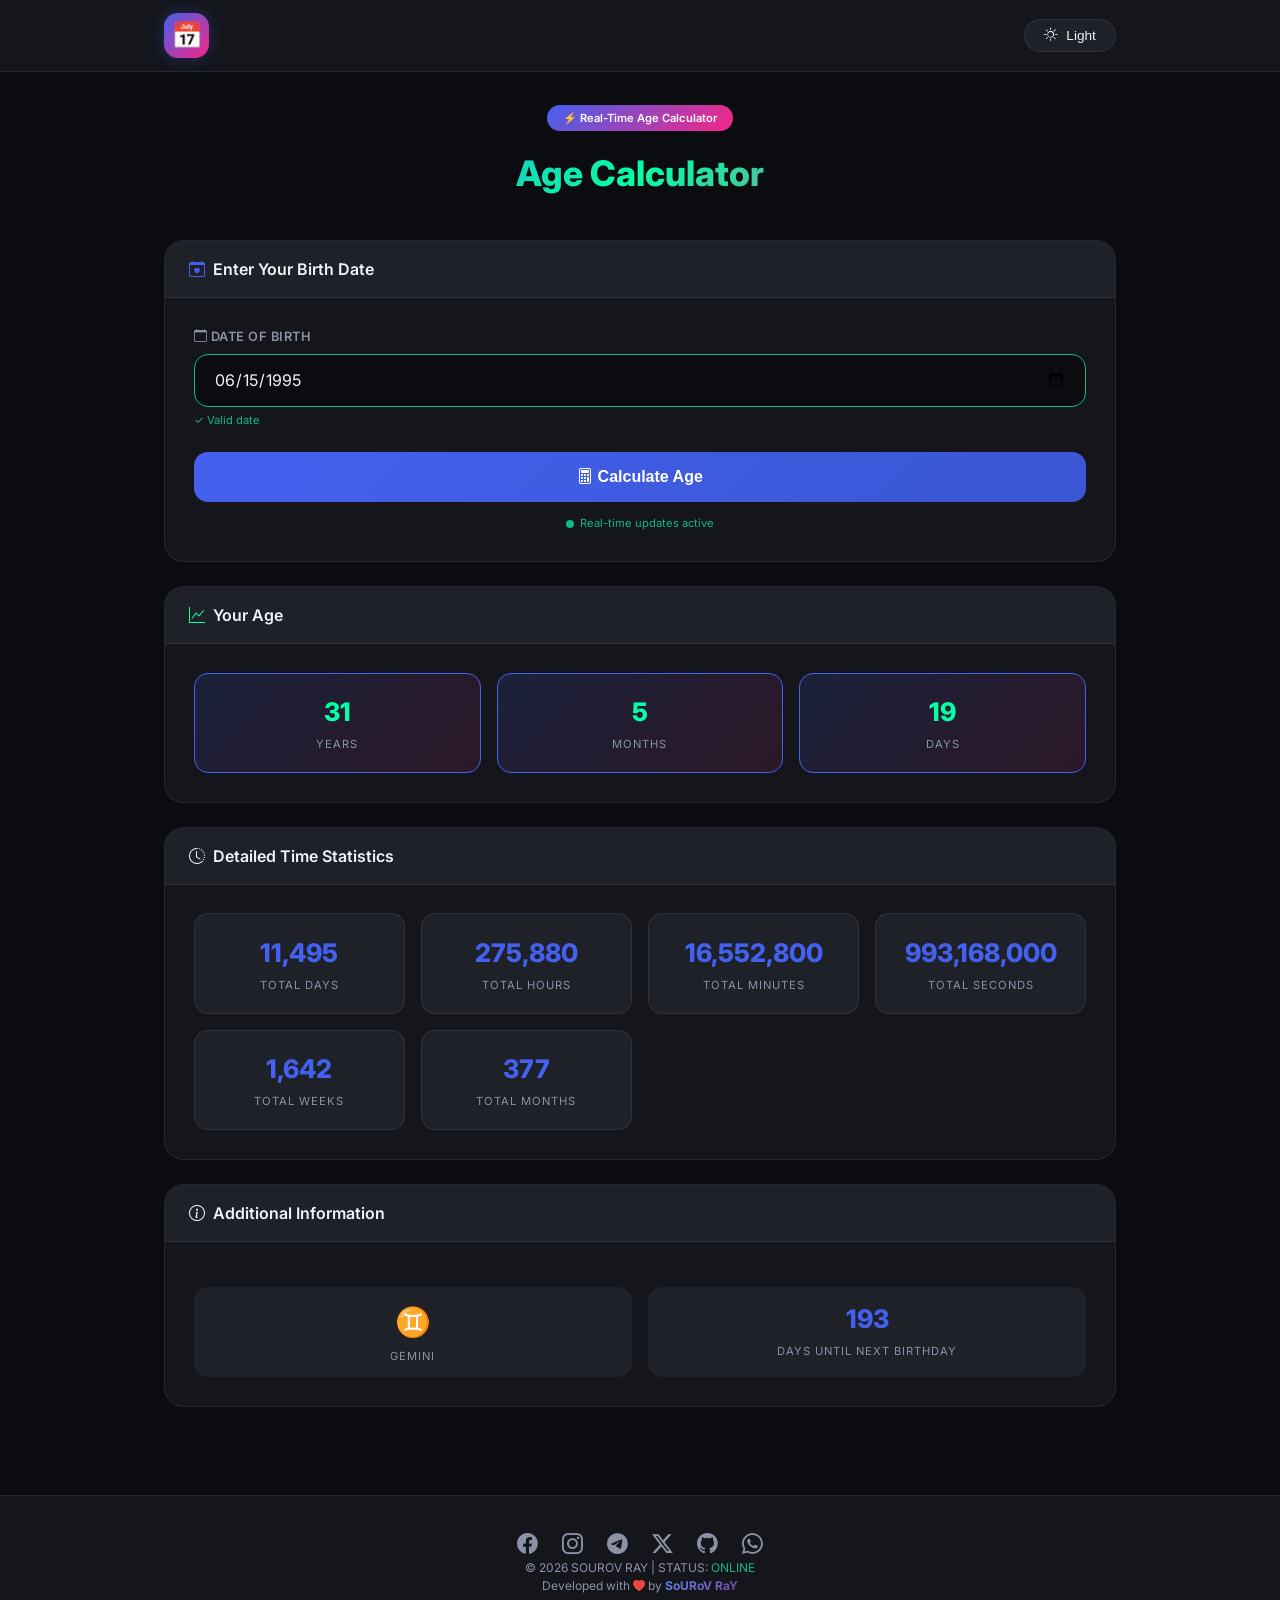
<file: index.html>
<!DOCTYPE html>
<html lang="en" data-theme="dark">
<head>
  <meta charset="UTF-8">
  <meta name="viewport" content="width=device-width, initial-scale=1.0, user-scalable=yes">
  <title>Age Calculator</title>
  <link href="https://fonts.googleapis.com/css2?family=Inter:opsz,wght@14..32,300;400;500;600;700;800&display=swap" rel="stylesheet">
  <link rel="stylesheet" href="https://cdn.jsdelivr.net/npm/bootstrap-icons@1.11.3/font/bootstrap-icons.min.css">
  <link rel="stylesheet" href="style.css">
</head>
<body>
   <div id="app-root"></div>
  <script src="app.js"></script>
</body>
</html>
</file>
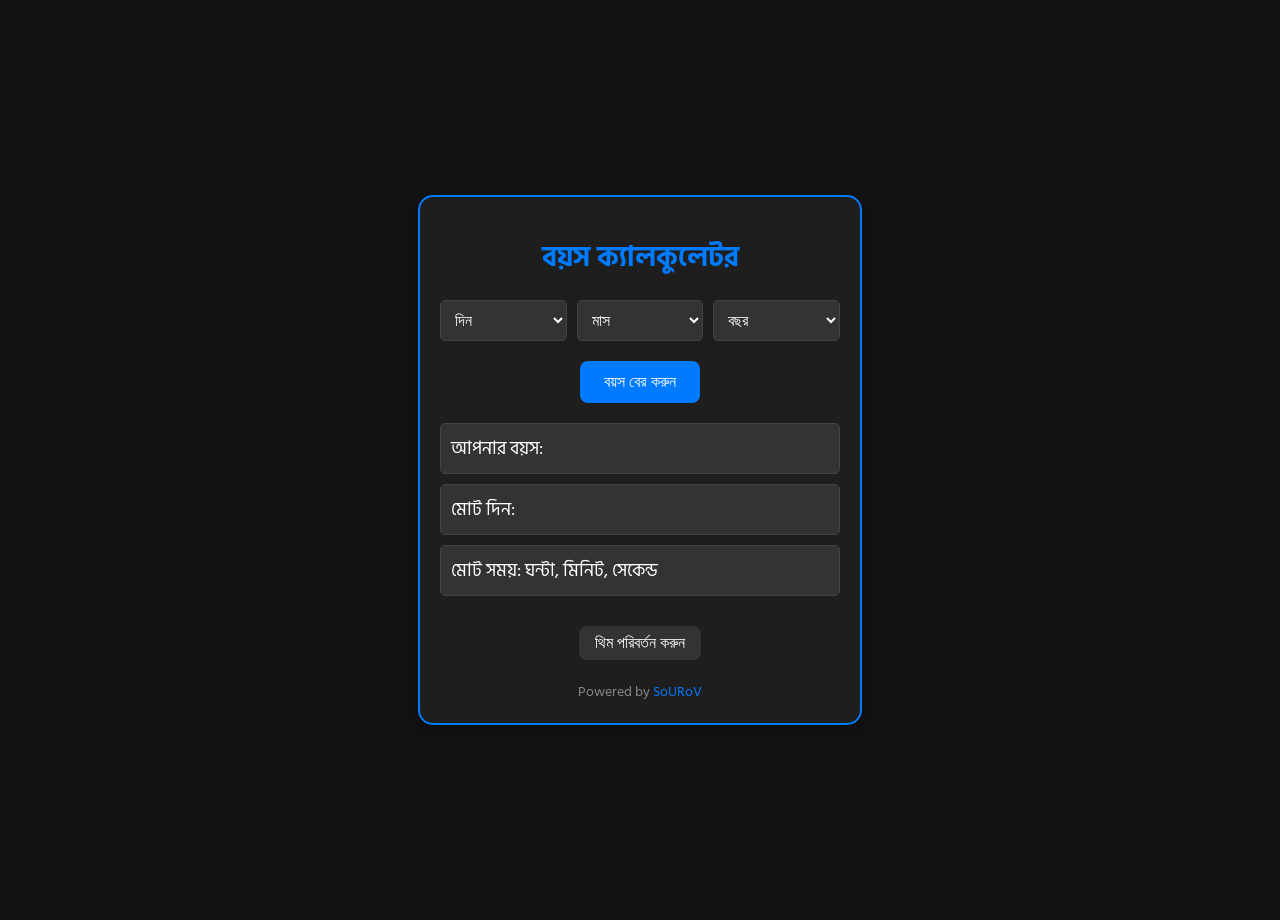
<file: agec.html>
<!DOCTYPE html>
<html lang="en">
<head>
    <meta charset="UTF-8">
    <meta name="viewport" content="width=device-width, initial-scale=1.0">
    <title>বয়স ক্যালকুলেটর</title>
    <link href="https://fonts.googleapis.com/css2?family=Hind+Siliguri:wght@400;500;600&display=swap" rel="stylesheet">
    <style>
        /* Dark Theme */
        body {
            font-family: 'Hind Siliguri', sans-serif;
            background-color: #121212;
            color: #ffffff;
            display: flex;
            justify-content: center;
            align-items: center;
            height: 100vh;
            margin: 0;
            padding: 10px;
            transition: background-color 0.3s, color 0.3s;
        }

        .container {
            background-color: #1e1e1e;
            padding: 20px;
            border-radius: 15px;
            box-shadow: 0 4px 15px rgba(0, 0, 0, 0.3);
            text-align: center;
            width: 100%;
            max-width: 400px;
            border: 2px solid #007bff;
            animation: borderAnimation 5s infinite;
            transition: background-color 0.3s, color 0.3s;
        }

        @keyframes borderAnimation {
            0% { border-color: #007bff; }
            25% { border-color: #ff5722; }
            50% { border-color: #4caf50; }
            75% { border-color: #9c27b0; }
            100% { border-color: #007bff; }
        }

        h1 {
            font-size: 28px;
            margin-bottom: 20px;
            color: #007bff;
        }

        .date-inputs {
            display: flex;
            gap: 10px;
            margin-bottom: 20px;
        }

        .date-inputs select {
            width: 100%;
            padding: 10px;
            border: 1px solid #444;
            border-radius: 5px;
            font-size: 16px;
            background-color: #333;
            color: #fff;
            transition: background-color 0.3s, color 0.3s;
        }

        .result {
            text-align: left;
            margin-top: 20px;
        }

        .result p {
            font-size: 18px;
            margin: 10px 0;
            color: #fff;
            padding: 10px;
            border: 1px solid #444;
            border-radius: 5px;
            background-color: #333;
        }

        .result span {
            color: #007bff;
            font-weight: bold;
        }

        button {
            background-color: #007bff;
            color: #fff;
            border: none;
            padding: 12px 24px;
            border-radius: 8px;
            font-size: 16px;
            cursor: pointer;
            transition: background-color 0.3s, transform 0.2s;
        }

        button:hover {
            background-color: #0056b3;
            transform: scale(1.05);
        }

        .footer {
            margin-top: 20px;
            font-size: 14px;
            color: #888;
            text-align: center;
        }

        .footer a {
            color: #007bff;
            text-decoration: none;
        }

        .footer a:hover {
            text-decoration: underline;
        }

        /* Light Theme */
        .light-theme {
            background-color: #ffffff;
            color: #121212;
        }

        .light-theme .container {
            background-color: #f4f4f9;
            color: #121212;
        }

        .light-theme .date-inputs select {
            background-color: #fff;
            color: #121212;
            border: 1px solid #ccc;
        }

        .light-theme .result p {
            color: #121212;
            background-color: #f0f0f0;
            border: 1px solid #ccc;
        }

        .light-theme button {
            background-color: #007bff;
            color: #fff;
        }

        .light-theme button:hover {
            background-color: #0056b3;
        }

        .light-theme .footer {
            color: #666;
        }

        .light-theme .footer a {
            color: #007bff;
        }

        .theme-toggle {
            background-color: #333;
            color: #fff;
            border: none;
            padding: 8px 16px;
            border-radius: 8px;
            cursor: pointer;
            margin-top: 20px;
        }

        .theme-toggle:hover {
            background-color: #555;
        }

    </style>
</head>
<body>
    <div class="container">
        <h1>বয়স ক্যালকুলেটর</h1>
        <div class="date-inputs">
            <select id="day">
                <option value="">দিন</option>
                <!-- Days 1 to 31 -->
                <script>
                    for (let i = 1; i <= 31; i++) {
                        document.write(`<option value="${i}">${i < 10 ? '0' + i : i}</option>`);
                    }
                </script>
            </select>
            <select id="month">
                <option value="">মাস</option>
                <option value="1">জানুয়ারি</option>
                <option value="2">ফেব্রুয়ারি</option>
                <option value="3">মার্চ</option>
                <option value="4">এপ্রিল</option>
                <option value="5">মে</option>
                <option value="6">জুন</option>
                <option value="7">জুলাই</option>
                <option value="8">আগস্ট</option>
                <option value="9">সেপ্টেম্বর</option>
                <option value="10">অক্টোবর</option>
                <option value="11">নভেম্বর</option>
                <option value="12">ডিসেম্বর</option>
            </select>
            <select id="year">
                <option value="">বছর</option>
                <!-- Years 1900 to current year -->
                <script>
                    const currentYear = new Date().getFullYear();
                    for (let i = currentYear; i >= 1900; i--) {
                        document.write(`<option value="${i}">${i}</option>`);
                    }
                </script>
            </select>
        </div>
        <button id="calculate-btn">বয়স বের করুন</button>
        <div class="result" id="result">
            <p>আপনার বয়স: <span id="age"></span></p>
            <p>মোট দিন: <span id="total-days"></span></p>
            <p>মোট সময়: <span id="total-hours"></span> ঘন্টা, <span id="total-minutes"></span> মিনিট, <span id="total-seconds"></span> সেকেন্ড</p>
        </div>
        <button class="theme-toggle" id="toggle-theme">থিম পরিবর্তন করুন</button>
        <div class="footer">
            Powered by <a href="https://t.me/sourov_ray" target="_blank">SoURoV</a>
        </div>
    </div>

    <script>
        // Elements
        const dayInput = document.getElementById("day");
        const monthInput = document.getElementById("month");
        const yearInput = document.getElementById("year");
        const calculateBtn = document.getElementById("calculate-btn");
        const ageResult = document.getElementById("age");
        const totalDaysResult = document.getElementById("total-days");
        const totalHoursResult = document.getElementById("total-hours");
        const totalMinutesResult = document.getElementById("total-minutes");
        const totalSecondsResult = document.getElementById("total-seconds");
        const toggleThemeBtn = document.getElementById("toggle-theme");

        // Calculate age function
        calculateBtn.addEventListener("click", () => {
            const day = parseInt(dayInput.value);
            const month = parseInt(monthInput.value);
            const year = parseInt(yearInput.value);

            if (isNaN(day) || isNaN(month) || isNaN(year)) {
                alert("দয়া করে সঠিক তারিখ নির্বাচন করুন!");
                return;
            }

            const dob = new Date(year, month - 1, day);
            const now = new Date();

            if (dob > now) {
                alert("ভুল তারিখ নির্বাচন করেছেন!");
                return;
            }

            const ageInMilliseconds = now - dob;
            const ageInSeconds = ageInMilliseconds / 1000;
            const ageInMinutes = ageInSeconds / 60;
            const ageInHours = ageInMinutes / 60;
            const ageInDays = ageInHours / 24;

            const years = Math.floor(ageInDays / 365);
            const months = Math.floor((ageInDays % 365) / 30);
            const days = Math.floor((ageInDays % 365) % 30);
            const totalDays = Math.floor(ageInDays);
            const totalHours = Math.floor(ageInHours);
            const totalMinutes = Math.floor(ageInMinutes);
            const totalSeconds = Math.floor(ageInSeconds);

            ageResult.textContent = `${years} বছর ${months} মাস ${days} দিন`;
            totalDaysResult.textContent = totalDays;
            totalHoursResult.textContent = totalHours;
            totalMinutesResult.textContent = totalMinutes;
            totalSecondsResult.textContent = totalSeconds;
        });

        // Theme toggle function
        toggleThemeBtn.addEventListener("click", () => {
            document.body.classList.toggle("light-theme");
        });
    </script>
</body>
</html>
</file>
<file: style.css>
* {
  margin: 0;
  padding: 0;
  box-sizing: border-box;
}

:root {
  --primary: #4361ee;
  --primary-dark: #3a56d4;
  --primary-light: #818cf8;
  --secondary: #06ffa5;
  --accent: #f72585;
  --success: #10b981;
  --error: #ef4444;
  --warning: #f59e0b;
  --dark-bg: #0a0c10;
  --dark-surface: #14161c;
  --dark-surface-2: #1e2128;
  --light-bg: #f5f7fb;
  --light-surface: #ffffff;
  --light-surface-2: #f0f2f6;
  --text-dark: #1a1c23;
  --text-light: #eef2ff;
  --text-muted-dark: #6c727f;
  --text-muted-light: #8b92a5;
  --border-radius: 20px;
  --border-radius-sm: 14px;
  --transition: all 0.2s ease;
}

[data-theme="dark"] {
  --bg-primary: var(--dark-bg);
  --bg-secondary: var(--dark-surface);
  --bg-tertiary: var(--dark-surface-2);
  --text-primary: var(--text-light);
  --text-secondary: var(--text-muted-light);
  --border-color: rgba(255,255,255,0.08);
  --card-bg: var(--dark-surface);
}

[data-theme="light"] {
  --bg-primary: var(--light-bg);
  --bg-secondary: var(--light-surface);
  --bg-tertiary: var(--light-surface-2);
  --text-primary: var(--text-dark);
  --text-secondary: var(--text-muted-dark);
  --border-color: rgba(0,0,0,0.06);
  --card-bg: var(--light-surface);
}

body {
  background-color: var(--bg-primary);
  color: var(--text-primary);
  font-family: 'Inter', sans-serif;
  line-height: 1.5;
  min-height: 100vh;
  transition: var(--transition);
}

/* Navbar */
.navbar {
  background: var(--bg-secondary);
  border-bottom: 1px solid var(--border-color);
  padding: 0.8rem 0;
  position: sticky;
  top: 0;
  z-index: 100;
  backdrop-filter: blur(10px);
}

.nav-container {
  max-width: 1000px;
  margin: 0 auto;
  padding: 0 1.5rem;
  display: flex;
  justify-content: space-between;
  align-items: center;
}

.logo-icon {
  width: 45px;
  height: 45px;
  background: linear-gradient(135deg, var(--primary), var(--accent));
  border-radius: 14px;
  display: flex;
  align-items: center;
  justify-content: center;
  font-size: 1.6rem;
  box-shadow: 0 0 15px rgba(67,97,238,0.3);
  animation: pulse 2s infinite;
}

@keyframes pulse {
  0%, 100% { box-shadow: 0 0 15px rgba(67,97,238,0.3); }
  50% { box-shadow: 0 0 25px rgba(67,97,238,0.6); }
}

.theme-toggle {
  background: var(--bg-tertiary);
  border: 1px solid var(--border-color);
  border-radius: 40px;
  padding: 0.5rem 1.2rem;
  cursor: pointer;
  font-size: 0.85rem;
  font-weight: 500;
  color: var(--text-primary);
  transition: var(--transition);
  display: flex;
  align-items: center;
  gap: 8px;
}

.theme-toggle:hover {
  border-color: var(--primary);
}

/* Main Container */
.main-container {
  max-width: 1000px;
  margin: 0 auto;
  padding: 2rem 1.5rem;
}

/* Hero */
.hero {
  text-align: center;
  margin-bottom: 2.5rem;
}

.hero-badge {
  display: inline-block;
  background: linear-gradient(135deg, var(--primary), var(--accent));
  color: white;
  font-size: 0.7rem;
  font-weight: 600;
  padding: 0.3rem 1rem;
  border-radius: 40px;
  margin-bottom: 1rem;
  animation: fadeInDown 0.6s ease;
}

.hero h1 {
  font-size: 2.2rem;
  font-weight: 800;
  margin-bottom: 0.5rem;
  background: linear-gradient(135deg, var(--primary), var(--secondary), var(--accent));
  background-clip: text;
  -webkit-background-clip: text;
  color: transparent;
  animation: fadeInUp 0.6s ease;
}

/* Animations */
@keyframes fadeInDown {
  from { opacity: 0; transform: translateY(-20px); }
  to { opacity: 1; transform: translateY(0); }
}

@keyframes fadeInUp {
  from { opacity: 0; transform: translateY(20px); }
  to { opacity: 1; transform: translateY(0); }
}

@keyframes scaleIn {
  from { opacity: 0; transform: scale(0.95); }
  to { opacity: 1; transform: scale(1); }
}

@keyframes shimmer {
  0% { background-position: -200% 0; }
  100% { background-position: 200% 0; }
}

@keyframes shake {
  0%, 100% { transform: translateX(0); }
  25% { transform: translateX(-5px); }
  75% { transform: translateX(5px); }
}

/* Card */
.card {
  background: var(--card-bg);
  border-radius: var(--border-radius);
  border: 1px solid var(--border-color);
  overflow: hidden;
  margin-bottom: 1.5rem;
  animation: scaleIn 0.5s ease;
}

.card-header {
  padding: 1rem 1.5rem;
  border-bottom: 1px solid var(--border-color);
  background: var(--bg-tertiary);
}

.card-header h3 {
  font-size: 1rem;
  font-weight: 600;
  display: flex;
  align-items: center;
  gap: 8px;
}

.card-body {
  padding: 1.8rem;
}

/* Input Field */
.input-field {
  margin-bottom: 1.5rem;
}

.input-field label {
  display: block;
  font-size: 0.8rem;
  font-weight: 600;
  margin-bottom: 0.5rem;
  color: var(--text-secondary);
  text-transform: uppercase;
  letter-spacing: 0.5px;
}

.input-wrapper {
  position: relative;
}

.input-wrapper input {
  width: 100%;
  padding: 0.9rem 1.2rem;
  border: 1.5px solid var(--border-color);
  border-radius: var(--border-radius-sm);
  background: var(--bg-primary);
  color: var(--text-primary);
  font-family: 'Inter', monospace;
  font-size: 1rem;
  transition: var(--transition);
}

.input-wrapper input:focus {
  outline: none;
  border-color: var(--primary);
  box-shadow: 0 0 0 3px rgba(67,97,238,0.15);
}

.input-wrapper input.error {
  border-color: var(--error);
  animation: shake 0.3s ease;
}

.input-wrapper input.valid {
  border-color: var(--success);
}

.validation-message {
  font-size: 0.7rem;
  margin-top: 0.3rem;
  display: none;
}

.validation-message.show {
  display: block;
}

.validation-message.error {
  color: var(--error);
}

.validation-message.success {
  color: var(--success);
}

/* Button */
.btn-primary {
  width: 100%;
  background: linear-gradient(135deg, var(--primary), var(--primary-dark));
  color: white;
  border: none;
  padding: 1rem;
  border-radius: var(--border-radius-sm);
  font-size: 1rem;
  font-weight: 700;
  cursor: pointer;
  transition: var(--transition);
  position: relative;
  overflow: hidden;
}

.btn-primary:hover {
  background: linear-gradient(135deg, var(--primary-dark), var(--primary));
}

.btn-primary:active {
  transform: scale(0.98);
}

.btn-primary.loading {
  pointer-events: none;
  opacity: 0.7;
}

.btn-primary.loading::after {
  content: '';
  position: absolute;
  top: 0;
  left: -100%;
  width: 200%;
  height: 100%;
  background: linear-gradient(90deg, transparent, rgba(255,255,255,0.2), transparent);
  animation: shimmer 1.5s infinite;
}

/* Stats Grid */
.stats-grid {
  display: grid;
  grid-template-columns: repeat(auto-fit, minmax(200px, 1fr));
  gap: 1rem;
}

.stat-card {
  background: var(--bg-tertiary);
  border-radius: var(--border-radius-sm);
  padding: 1.2rem;
  text-align: center;
  border: 1px solid var(--border-color);
  animation: fadeInUp 0.5s ease;
  animation-fill-mode: backwards;
}

.stat-card:nth-child(1) { animation-delay: 0.05s; }
.stat-card:nth-child(2) { animation-delay: 0.1s; }
.stat-card:nth-child(3) { animation-delay: 0.15s; }
.stat-card:nth-child(4) { animation-delay: 0.2s; }
.stat-card:nth-child(5) { animation-delay: 0.25s; }
.stat-card:nth-child(6) { animation-delay: 0.3s; }

.stat-value {
  font-size: 1.6rem;
  font-weight: 800;
  color: var(--primary);
  word-break: break-word;
  transition: all 0.3s ease;
}

.stat-label {
  font-size: 0.7rem;
  color: var(--text-secondary);
  margin-top: 0.3rem;
  text-transform: uppercase;
  letter-spacing: 1px;
}

.highlight {
  background: linear-gradient(135deg, rgba(67,97,238,0.15), rgba(247,37,133,0.1));
  border-color: var(--primary);
}

.highlight .stat-value {
  color: var(--secondary);
}

/* Live indicator */
.live-indicator {
  display: flex;
  align-items: center;
  gap: 6px;
  font-size: 0.7rem;
  color: var(--success);
  margin-top: 0.8rem;
  justify-content: center;
}

.live-dot {
  width: 8px;
  height: 8px;
  background: var(--success);
  border-radius: 50%;
  animation: blink 1s infinite;
}

@keyframes blink {
  0%, 100% { opacity: 1; }
  50% { opacity: 0.3; }
}

/* Zodiac Row */
.zodiac-row {
  display: grid;
  grid-template-columns: 1fr 1fr;
  gap: 1rem;
  margin-top: 1rem;
}

.info-box {
  background: var(--bg-tertiary);
  border-radius: var(--border-radius-sm);
  padding: 0.8rem;
  text-align: center;
}

/* Footer */
#footer {
  background: var(--bg-secondary);
  border-top: 1px solid var(--border-color);
  padding: 2rem 0;
  margin-top: 2rem;
}

.footer-container {
  max-width: 1000px;
  margin: 0 auto;
  padding: 0 1.5rem;
  text-align: center;
}

.footer-social a {
  color: var(--text-secondary);
  font-size: 1.3rem;
  margin: 0 10px;
  transition: var(--transition);
  display: inline-block;
}

.footer-social a:hover {
  color: var(--primary);
  transform: translateY(-3px);
}

.footer-text {
  color: var(--text-secondary);
  font-size: 0.75rem;
}

.heart {
  color: #ef4444;
}

@media (max-width: 600px) {
  .stats-grid {
    grid-template-columns: 1fr;
  }
  .hero h1 {
    font-size: 1.6rem;
  }
  .card-body {
    padding: 1.2rem;
  }
  .stat-value {
    font-size: 1.2rem;
  }
  .zodiac-row {
    grid-template-columns: 1fr;
  }
}
</file>
